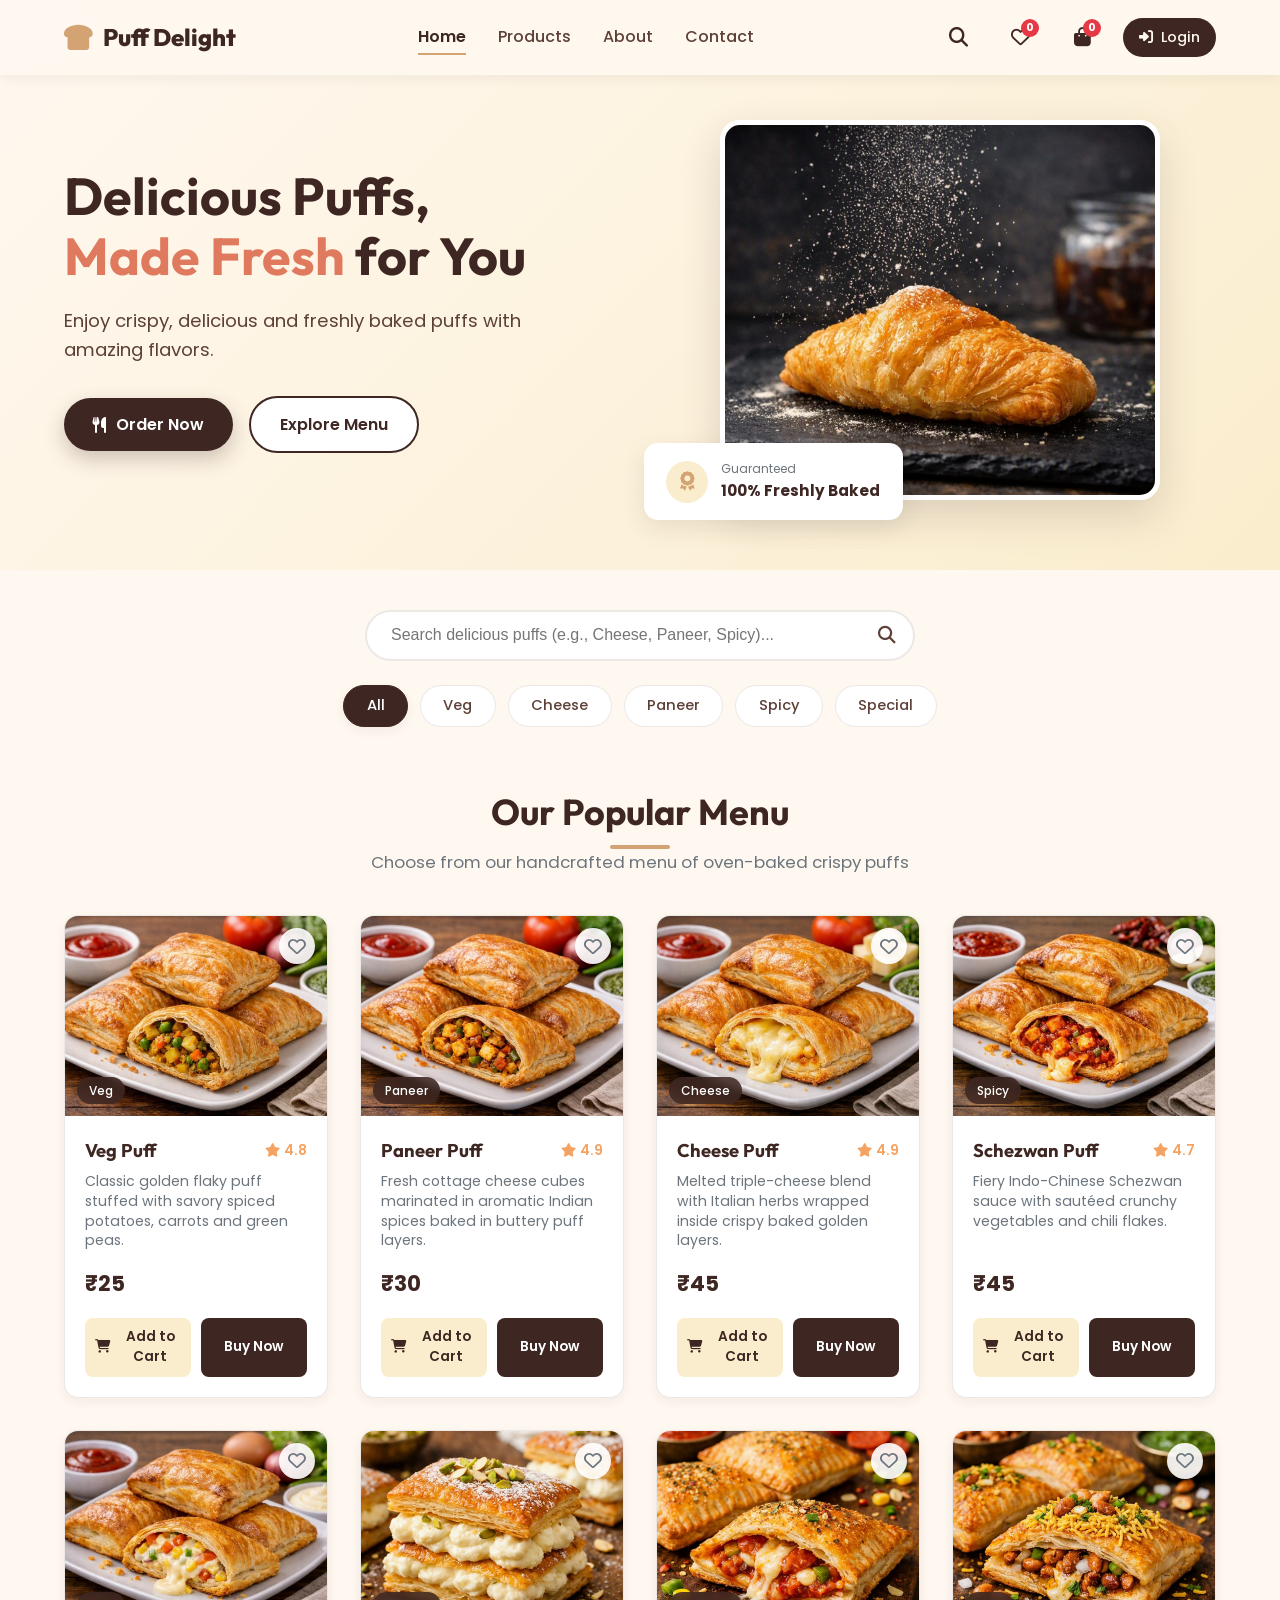
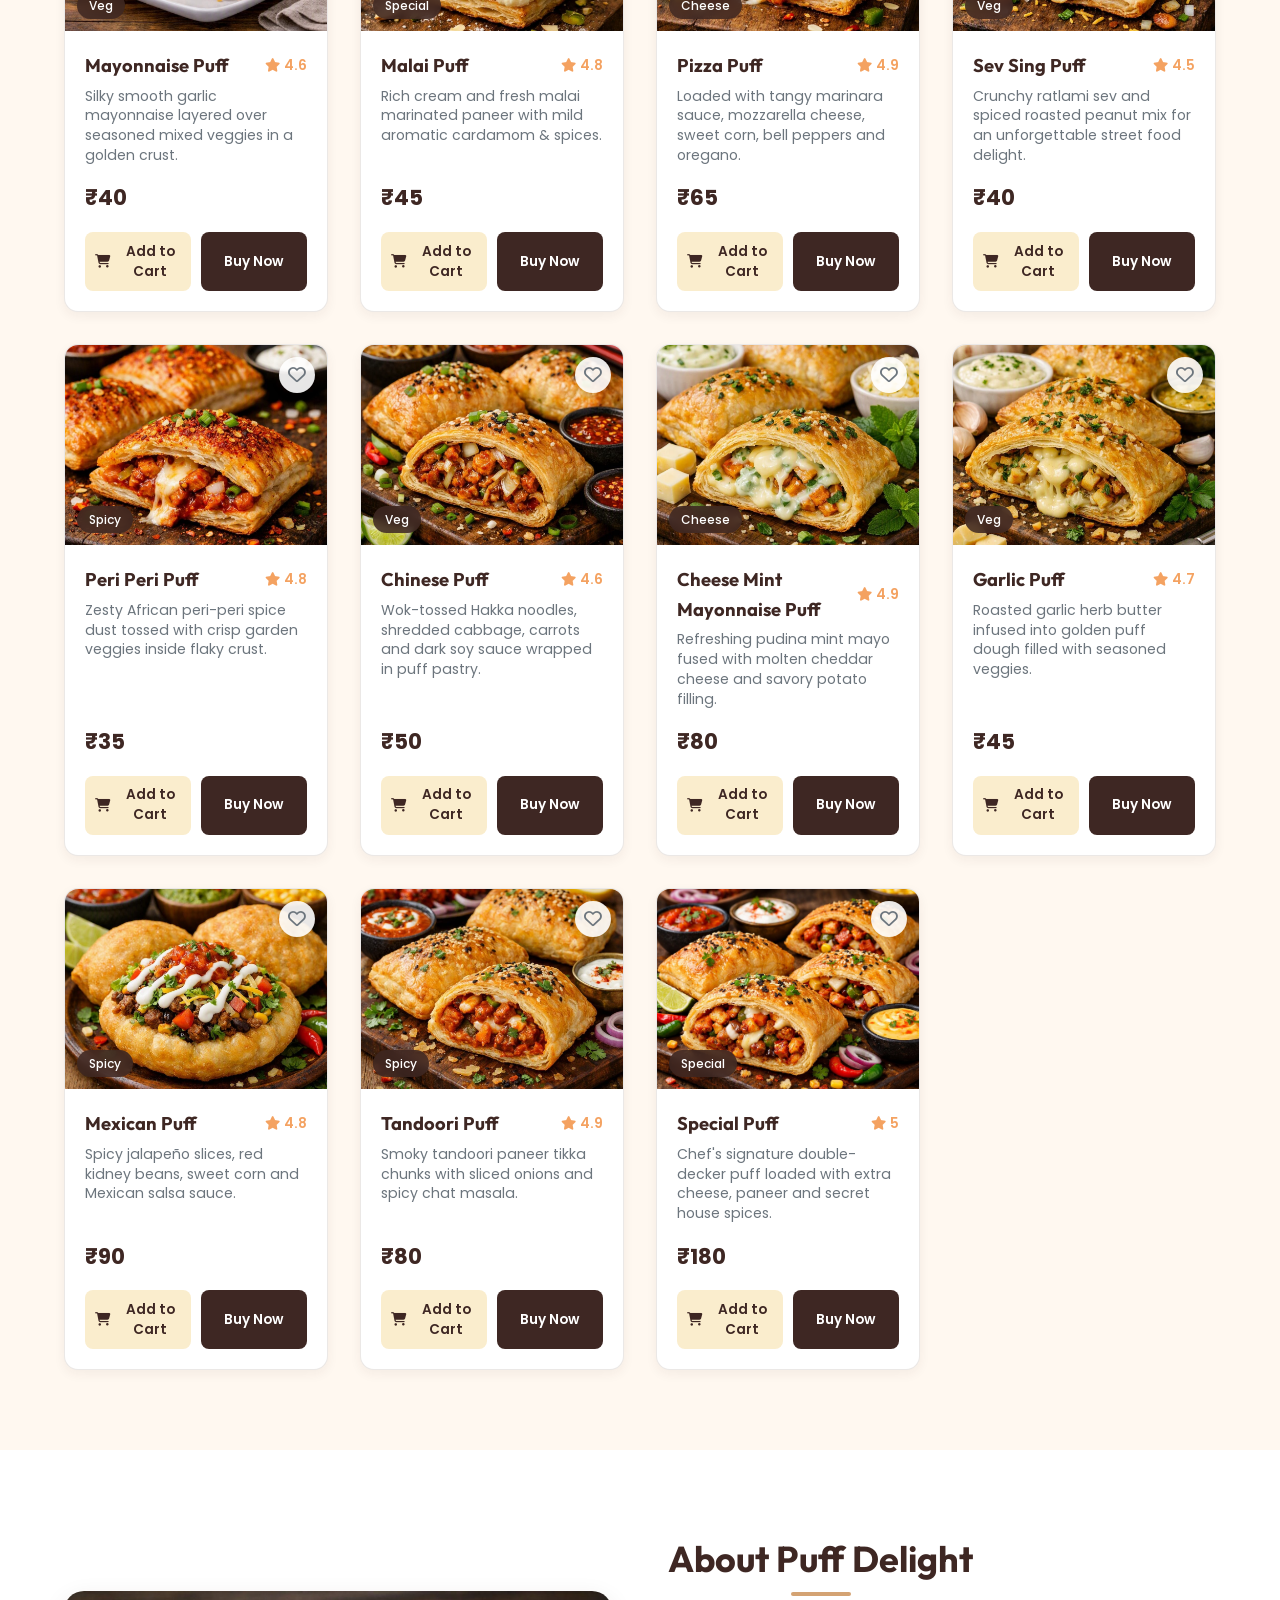
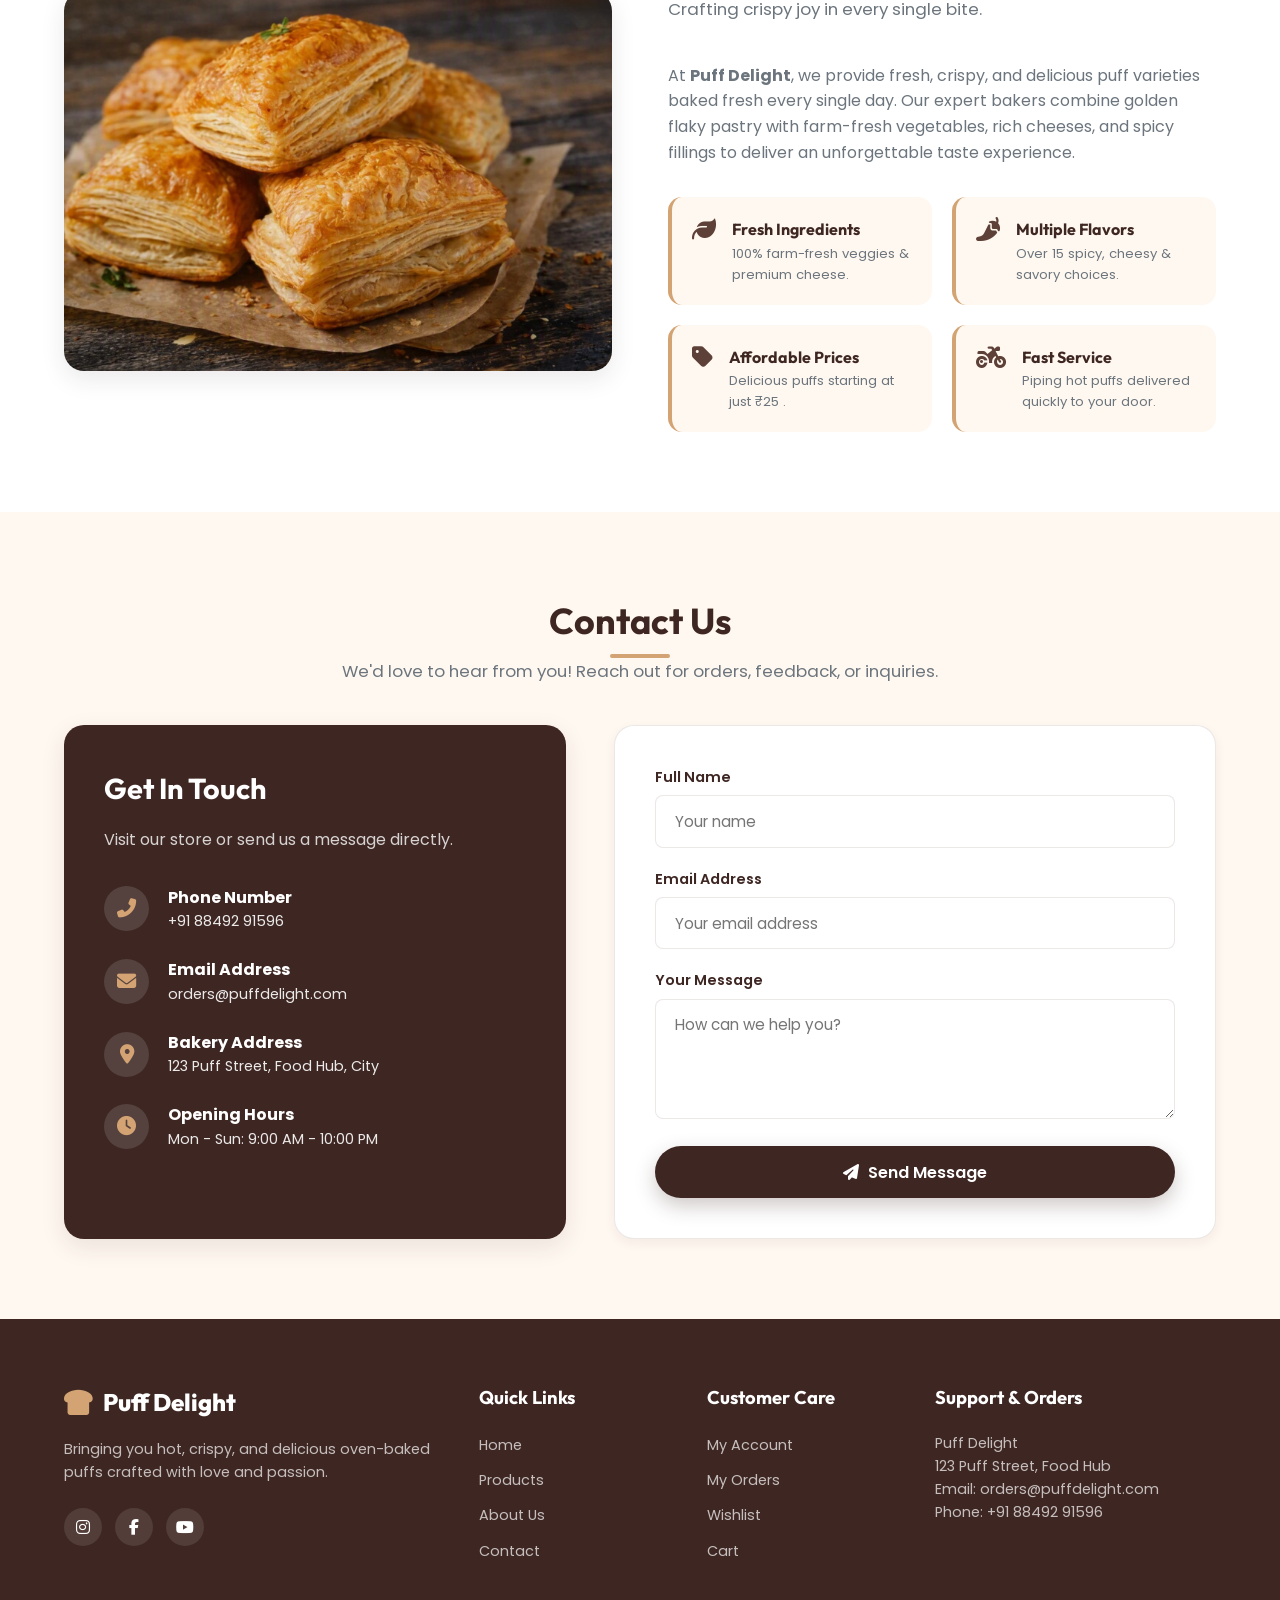
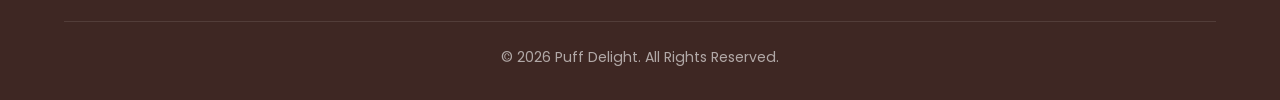
<file: index.html>
<!DOCTYPE html>
<html lang="en">
<head>
  <meta charset="UTF-8">
  <meta name="viewport" content="width=device-width, initial-scale=1.0">
  <title>Puff Delight | Delicious Puffs, Made Fresh for You</title>
  
  <!-- Font Awesome CDN -->
  <link rel="stylesheet" href="https://cdnjs.cloudflare.com/ajax/libs/font-awesome/6.4.0/css/all.min.css">
  
  <!-- Custom Stylesheet -->
  <link rel="stylesheet" href="styles.css">
</head>
<body>

  <!-- Sticky Navbar -->
  <nav class="navbar">
    <div class="container nav-container">
      <a href="index.html" class="brand-logo">
         <i class="fas fa-bread-slice"></i>
        <span>Puff Delight</span>
      </a>

      <ul class="nav-links">
        <li><a href="#home" class="active">Home</a></li>
        <li><a href="#products">Products</a></li>
        <li><a href="#about">About</a></li>
        <li><a href="#contact">Contact</a></li>
      </ul>

      <div class="nav-icons">
        <button class="icon-btn" onclick="focusSearchInput()" title="Search">
          <i class="fas fa-search"></i>
        </button>

        <button class="icon-btn" onclick="openDrawer('wishlist-drawer')" title="Wishlist">
          <i class="far fa-heart"></i>
          <span class="icon-badge" id="wishlist-badge">0</span>
        </button>

        <button class="icon-btn" onclick="openDrawer('cart-drawer')" title="Shopping Cart">
          <i class="fas fa-shopping-bag"></i>
          <span class="icon-badge" id="cart-badge">0</span>
        </button>

        <a href="login.html" class="user-nav-btn" id="user-nav-btn">
          <i class="fas fa-sign-in-alt"></i>
          <span>Login</span>
        </a>

        <button class="hamburger-btn" onclick="toggleMobileMenu()" aria-label="Toggle Navigation">
          <i class="fas fa-bars"></i>
        </button>
      </div>
    </div>
  </nav>

  <!-- Hero Section -->
  <section class="hero-section" id="home">
    <div class="container hero-grid">
      <div class="hero-content">
        <h1>Delicious Puffs, <span>Made Fresh</span> for You</h1>
        <p>Enjoy crispy, delicious and freshly baked puffs with amazing flavors.</p>
        <div class="hero-buttons">
          <a href="#products" class="btn btn-primary">
            <i class="fas fa-utensils"></i> Order Now
          </a>
          <a href="#products" class="btn btn-secondary">
            Explore Menu
          </a>
        </div>
      </div>

      <div class="hero-image-wrapper">
        <div class="hero-image-card">
          <img src="puff.jpeg" alt="Crispy Fresh Puff Deligh">
        </div>
        <div class="hero-floating-badge">
          <div class="badge-icon">
            <i class="fas fa-award"></i>
          </div>
          <div class="badge-text">
            <span>Guaranteed</span>
            <strong>100% Freshly Baked</strong>
          </div>
        </div>
      </div>
    </div>
  </section>

  <!-- Search & Category Filters -->
  <section class="controls-section">
    <div class="container controls-wrapper">
      <div class="search-container">
        <input type="text" id="search-input" class="search-input-box" placeholder="Search delicious puffs (e.g., Cheese, Paneer, Spicy)...">
        <i class="fas fa-search search-icon-inside"></i>
      </div>

      <div class="category-filters">
        <button class="filter-btn active" onclick="setCategory('All', this)">All</button>
        <button class="filter-btn" onclick="setCategory('Veg', this)">Veg</button>
        <button class="filter-btn" onclick="setCategory('Cheese', this)">Cheese</button>
        <button class="filter-btn" onclick="setCategory('Paneer', this)">Paneer</button>
        <button class="filter-btn" onclick="setCategory('Spicy', this)">Spicy</button>
        <button class="filter-btn" onclick="setCategory('Special', this)">Special</button>
      </div>
    </div>
  </section>

  <!-- Products Section -->
  <section class="products-section" id="products">
    <div class="container">
      <div class="section-title">
        <h2>Our Popular Menu</h2>
        <p>Choose from our handcrafted menu of oven-baked crispy puffs</p>
      </div>

      <div class="product-grid" id="products-grid-container">
        <!-- Dynamically rendered by script.js -->
      </div>
    </div>
  </section>

  <!-- About Section -->
  <section class="about-section" id="about">
    <div class="container about-grid">
      <div class="about-image">
        <img src="puffdelight.jpeg" alt="Bakery Fresh Puffs">
      </div>
      <div class="about-content">
        <div class="section-title" style="text-align: left;">
          <h2>About Puff Delight</h2>
          <p style="margin-left: 0;">Crafting crispy joy in every single bite.</p>
        </div>
        <p style="color: var(--text-muted); margin-bottom: 1.5rem;">
          At <strong>Puff Delight</strong>, we provide fresh, crispy, and delicious puff varieties baked fresh every single day. Our expert bakers combine golden flaky pastry with farm-fresh vegetables, rich cheeses, and spicy fillings to deliver an unforgettable taste experience.
        </p>

        <div class="about-features">
          <div class="feature-box">
            <i class="fas fa-leaf feature-icon"></i>
            <div class="feature-info">
              <h4>Fresh Ingredients</h4>
              <p>100% farm-fresh veggies & premium cheese.</p>
            </div>
          </div>
          <div class="feature-box">
            <i class="fas fa-pepper-hot feature-icon"></i>
            <div class="feature-info">
              <h4>Multiple Flavors</h4>
              <p>Over 15 spicy, cheesy & savory choices.</p>
            </div>
          </div>
          <div class="feature-box">
            <i class="fas fa-tag feature-icon"></i>
            <div class="feature-info">
              <h4>Affordable Prices</h4>
              <p>Delicious puffs starting at just ₹25 .</p>
            </div>
          </div>
          <div class="feature-box">
            <i class="fas fa-motorcycle feature-icon"></i>
            <div class="feature-info">
              <h4>Fast Service</h4>
              <p>Piping hot puffs delivered quickly to your door.</p>
            </div>
          </div>
        </div>
      </div>
    </div>
  </section>

  <!-- Contact Section -->
  <section class="contact-section" id="contact">
    <div class="container">
      <div class="section-title">
        <h2>Contact Us</h2>
        <p>We'd love to hear from you! Reach out for orders, feedback, or inquiries.</p>
      </div>

      <div class="contact-grid">
        <div class="contact-info-card">
          <h3>Get In Touch</h3>
          <p>Visit our store or send us a message directly.</p>

          <div class="info-item">
            <i class="fas fa-phone-alt"></i>
            <div>
              <strong>Phone Number</strong>
              <div style="font-size: 0.9rem; opacity: 0.9;">+91 88492 91596</div>
            </div>
          </div>

          <div class="info-item">
            <i class="fas fa-envelope"></i>
            <div>
              <strong>Email Address</strong>
              <div style="font-size: 0.9rem; opacity: 0.9;">orders@puffdelight.com</div>
            </div>
          </div>

          <div class="info-item">
            <i class="fas fa-map-marker-alt"></i>
            <div>
              <strong>Bakery Address</strong>
              <div style="font-size: 0.9rem; opacity: 0.9;">123 Puff Street, Food Hub, City</div>
            </div>
          </div>

          <div class="info-item">
            <i class="fas fa-clock"></i>
            <div>
              <strong>Opening Hours</strong>
              <div style="font-size: 0.9rem; opacity: 0.9;">Mon - Sun: 9:00 AM - 10:00 PM</div>
            </div>
          </div>
        </div>

        <div class="contact-form-card">
          <form onsubmit="handleContactForm(event)">
            <div class="form-group">
              <label for="contact-name">Full Name</label>
              <input type="text" id="contact-name" class="form-control" placeholder="Your name" required>
            </div>

            <div class="form-group">
              <label for="contact-email">Email Address</label>
              <input type="email" id="contact-email" class="form-control" placeholder="Your email address" required>
            </div>

            <div class="form-group">
              <label for="contact-message">Your Message</label>
              <textarea id="contact-message" class="form-control" placeholder="How can we help you?" required></textarea>
            </div>

            <button type="submit" class="btn btn-primary" style="width: 100%;">
              <i class="fas fa-paper-plane"></i> Send Message
            </button>
          </form>
        </div>
      </div>
    </div>
  </section>

  <!-- Footer -->
  <footer class="footer">
    <div class="container">
      <div class="footer-grid">
        <div class="footer-brand">
          <a href="index.html" class="brand-logo">
            <i class="fas fa-bread-slice"></i>
            <span>Puff Delight</span>
          </a>
          <p>Bringing you hot, crispy, and delicious oven-baked puffs crafted with love and passion.</p>
          <div class="social-links">
            <a href="javascript:void(0)" onclick="showToast('Follow us on Instagram! 📸', 'info')" class="social-icon" title="Instagram"><i class="fab fa-instagram"></i></a>
            <a href="javascript:void(0)" onclick="showToast('Follow us on Facebook! 👍', 'info')" class="social-icon" title="Facebook"><i class="fab fa-facebook-f"></i></a>
            <a href="javascript:void(0)" onclick="showToast('Subscribe to our YouTube! 📹', 'info')" class="social-icon" title="YouTube"><i class="fab fa-youtube"></i></a>
          </div>
        </div>

        <div>
          <h4 class="footer-title">Quick Links</h4>
          <ul class="footer-links">
            <li><a href="#home">Home</a></li>
            <li><a href="#products">Products</a></li>
            <li><a href="#about">About Us</a></li>
            <li><a href="#contact">Contact</a></li>
          </ul>
        </div>

        <div>
          <h4 class="footer-title">Customer Care</h4>
          <ul class="footer-links">
            <li><a href="account.html">My Account</a></li>
            <li><a href="account.html">My Orders</a></li>
            <li><a href="javascript:void(0)" onclick="openDrawer('wishlist-drawer')">Wishlist</a></li>
            <li><a href="javascript:void(0)" onclick="openDrawer('cart-drawer')"> Cart</a></li>
          </ul>
        </div>

        <div>
          <h4 class="footer-title">Support & Orders</h4>
          <p style="font-size: 0.9rem; color: rgba(255,255,255,0.7); line-height: 1.6;">
            Puff Delight <br>
            123 Puff Street, Food Hub<br>
            Email: orders@puffdelight.com<br>
            Phone: +91 88492 91596
          </p>
        </div>
      </div>

      <div class="footer-bottom">
        <p>&copy; 2026 Puff Delight. All Rights Reserved.</p>
      </div>
    </div>
  </footer>

  <!-- Cart Drawer -->
  <div class="drawer-overlay" id="cart-drawer" onclick="if(event.target === this) closeDrawer('cart-drawer')">
    <div class="drawer-panel">
      <div class="drawer-header">
        <h3><i class="fas fa-shopping-basket"></i> Your Cart</h3>
        <button class="close-drawer-btn" onclick="closeDrawer('cart-drawer')">
          <i class="fas fa-times"></i>
        </button>
      </div>

      <div class="drawer-body" id="cart-drawer-body">
        <!-- Rendered by script.js -->
      </div>

      <div class="drawer-footer">
        <div class="summary-row">
          <span>Subtotal</span>
          <span id="cart-subtotal">₹0</span>
        </div>
        <div class="summary-row total-row">
          <span>Total</span>
          <span id="cart-total">₹0</span>
        </div>
        <div style="display: flex; gap: 0.8rem; margin-top: 1rem;">
          <button class="btn btn-secondary" style="flex: 1; font-size: 0.88rem;" onclick="closeDrawer('cart-drawer')">
            Continue
          </button>
          <button class="btn btn-primary" style="flex: 1; font-size: 0.88rem;" onclick="proceedToCheckout()">
            Checkout
          </button>
        </div>
      </div>
    </div>
  </div>

  <!-- Wishlist Drawer -->
  <div class="drawer-overlay" id="wishlist-drawer" onclick="if(event.target === this) closeDrawer('wishlist-drawer')">
    <div class="drawer-panel">
      <div class="drawer-header">
        <h3><i class="fas fa-heart" style="color: var(--accent-crimson);"></i> Your Wishlist</h3>
        <button class="close-drawer-btn" onclick="closeDrawer('wishlist-drawer')">
          <i class="fas fa-times"></i>
        </button>
      </div>

      <div class="drawer-body" id="wishlist-drawer-body">
        <!-- Rendered by script.js -->
      </div>
    </div>
  </div>

  <!-- Checkout Modal -->
  <div class="modal-backdrop" id="checkout-modal" onclick="if(event.target === this) closeModal('checkout-modal')">
    <div class="modal-box">
      <div class="modal-header">
        <h3><i class="fas fa-truck-loading"></i> Complete Your Order</h3>
        <button class="close-drawer-btn" onclick="closeModal('checkout-modal')">
          <i class="fas fa-times"></i>
        </button>
      </div>

      <div class="modal-body">
        <form id="checkout-form" onsubmit="placeOrder(event)" class="checkout-grid">
          <div>
            <h4 style="margin-bottom: 1rem; color: var(--primary-dark);">Customer Details</h4>
            <div class="form-group">
              <label for="checkout-name">Full Name *</label>
              <input type="text" id="checkout-name" class="form-control" placeholder="Enter your full name" required>
            </div>

            <div style="display: grid; grid-template-columns: 1fr 1fr; gap: 1rem;">
              <div class="form-group">
                <label for="checkout-email">Email *</label>
                <input type="email" id="checkout-email" class="form-control" placeholder="name@email.com" required>
              </div>
              <div class="form-group">
                <label for="checkout-phone">Phone Number *</label>
                <input type="tel" id="checkout-phone" class="form-control" placeholder="10-digit mobile number" required>
              </div>
            </div>

            <div class="form-group">
              <label for="checkout-address">Delivery Address *</label>
              <input type="text" id="checkout-address" class="form-control" placeholder="Street address, house no, landmark" required>
            </div>

            <div style="display: grid; grid-template-columns: 1fr 1fr; gap: 1rem;">
              <div class="form-group">
                <label for="checkout-city">City *</label>
                <input type="text" id="checkout-city" class="form-control" placeholder="City" required>
              </div>
              <div class="form-group">
                <label for="checkout-pincode">Pincode *</label>
                <input type="text" id="checkout-pincode" class="form-control" placeholder="Pincode" required>
              </div>
            </div>
          </div>

          <div>
            <h4 style="margin-bottom: 0.8rem; color: var(--primary-dark);">Order Summary</h4>
            <div id="checkout-order-summary" style="background: var(--bg-cream-light); padding: 1rem; border-radius: var(--radius-md); max-height: 150px; overflow-y: auto; margin-bottom: 1rem;">
              <!-- Rendered dynamically -->
            </div>

            <div class="summary-row total-row" style="margin-bottom: 1.5rem;">
              <span>Grand Total</span>
              <span id="checkout-grand-total">₹0</span>
            </div>

            <h4 style="margin-bottom: 0.6rem; color: var(--primary-dark);">Payment Option</h4>
            <div class="payment-options-group">
              <label class="payment-option-card selected" onclick="selectPaymentOption(this)">
                <input type="radio" name="payment-method" value="COD" checked>
                <i class="fas fa-money-bill-wave" style="color: #2E7D32;"></i>
                <strong>Cash on Delivery</strong>
              </label>
              <label class="payment-option-card" onclick="selectPaymentOption(this)">
                <input type="radio" name="payment-method" value="ONLINE">
                <i class="fas fa-credit-card" style="color: var(--accent-warm);"></i>
                <strong>Online Payment (UPI)</strong>
              </label>
            </div>
          </div>

          <button type="submit" class="btn btn-primary" style="width: 100%; padding: 1rem; font-size: 1.05rem;">
            <i class="fas fa-check-circle"></i> Place Order Now
          </button>
        </form>
      </div>
    </div>
  </div>

  <!-- Order Confirmation Modal -->
  <div class="modal-backdrop" id="order-confirmation-modal" onclick="if(event.target === this) closeModal('order-confirmation-modal')">
    <div class="modal-box">
      <div class="modal-body confirmation-card">
        <div class="confirmation-icon">
          <i class="fas fa-check"></i>
        </div>
        <h2>🎉 Order Placed Successfully!</h2>
        <p style="color: var(--text-muted); margin-top: 0.4rem;">Thank you for ordering with Puff Delight. Your crispy hot puffs are being prepared!</p>
        
        <div class="order-badge-pill" id="conf-order-id">#PD1001</div>

        <div style="background: var(--bg-cream-light); padding: 1rem; border-radius: var(--radius-md); margin: 1.2rem 0;">
          <div class="summary-row">
            <span>Total Amount Paid / Payable</span>
            <strong id="conf-order-total" style="color: var(--primary-dark); font-size: 1.1rem;">₹0</strong>
          </div>
          <div class="summary-row" style="margin-top: 0.4rem; color: var(--accent-green); font-weight: 500;">
            <span><i class="fas fa-clock"></i> Estimated Delivery</span>
            <span>20 - 30 Mins</span>
          </div>
        </div>

        <div style="display: flex; gap: 1rem; justify-content: center; margin-top: 1.5rem;">
          <a href="account.html" class="btn btn-primary">
            <i class="fas fa-receipt"></i> View Order History
          </a>
          <button class="btn btn-secondary" onclick="closeModal('order-confirmation-modal')">
            Continue 
          </button>
        </div>
      </div>
    </div>
  </div>

  <!-- Main JavaScript File -->
  <script src="script.js"></script>
</body>
</html>
</file>
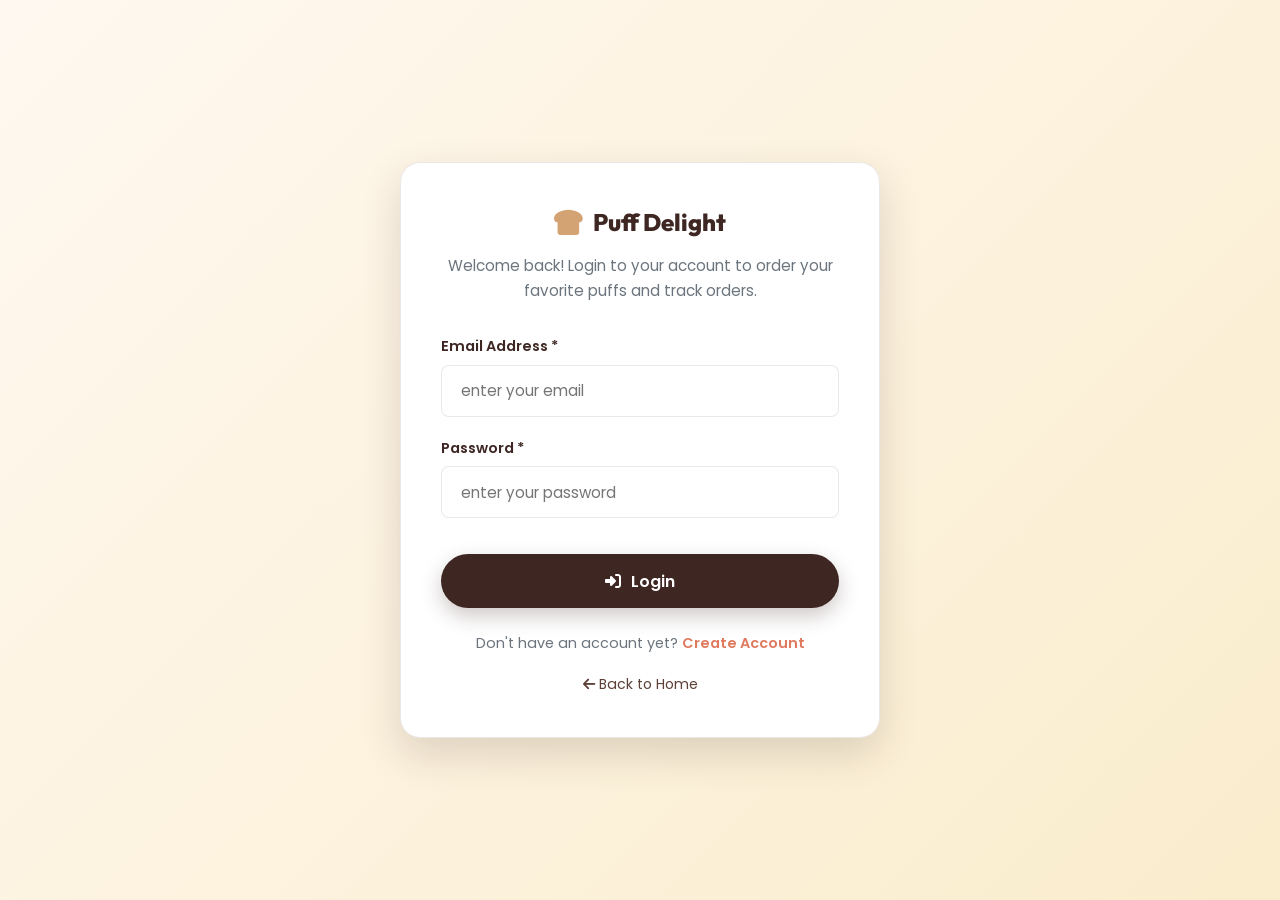
<file: account.html>
<!DOCTYPE html>
<html lang="en">
<head>
  <meta charset="UTF-8">
  <meta name="viewport" content="width=device-width, initial-scale=1.0">
  <title>My Account | Puff Delight</title>
  
  <!-- Font Awesome CDN -->
  <link rel="stylesheet" href="https://cdnjs.cloudflare.com/ajax/libs/font-awesome/6.4.0/css/all.min.css">
  
  <!-- Custom Stylesheet -->
  <link rel="stylesheet" href="styles.css">
</head>
<body>

  <!-- Sticky Navbar -->
  <nav class="navbar">
    <div class="container nav-container">
      <a href="index.html" class="brand-logo">
        <i class="fas fa-bread-slice"></i>
        <span>Puff Delight</span>
      </a>

      <ul class="nav-links">
        <li><a href="index.html#home">Home</a></li>
        <li><a href="index.html#products">Products</a></li>
        <li><a href="index.html#about">About</a></li>
        <li><a href="index.html#contact">Contact</a></li>
      </ul>

      <div class="nav-icons">
        <a href="index.html#products" class="icon-btn" title="Search">
          <i class="fas fa-search"></i>
        </a>

        <button class="icon-btn" onclick="openDrawer('wishlist-drawer')" title="Wishlist">
          <i class="far fa-heart"></i>
          <span class="icon-badge" id="wishlist-badge">0</span>
        </button>

        <button class="icon-btn" onclick="openDrawer('cart-drawer')" title="Shopping Cart">
          <i class="fas fa-shopping-bag"></i>
          <span class="icon-badge" id="cart-badge">0</span>
        </button>

        <a href="account.html" class="user-nav-btn" id="user-nav-btn">
          <i class="fas fa-user-circle"></i>
          <span>Account</span>
        </a>

        <button class="hamburger-btn" onclick="toggleMobileMenu()" aria-label="Toggle Navigation">
          <i class="fas fa-bars"></i>
        </button>
      </div>
    </div>
  </nav>

  <!-- User Account Dashboard -->
  <section class="dashboard-section">
    <div class="container account-grid">
      
      <!-- Sidebar Profile & Menu -->
      <aside class="account-sidebar">
        <div class="user-profile-header">
          <div class="avatar-circle" id="profile-avatar">U</div>
          <h3 id="profile-user-name">User Name</h3>
          <p id="profile-user-email">user@example.com</p>
          <p id="profile-user-phone" style="font-size: 0.8rem; color: var(--text-muted); margin-top: 0.2rem;"></p>
        </div>

        <nav class="dash-menu">
          <button class="dash-menu-item active">
            <i class="fas fa-receipt"></i> My Orders
          </button>
          <button class="dash-menu-item" onclick="openDrawer('wishlist-drawer')">
            <i class="far fa-heart"></i> Wishlist
          </button>
          <button class="dash-menu-item" onclick="openDrawer('cart-drawer')">
            <i class="fas fa-shopping-basket"></i> Cart
          </button>
          <button class="dash-menu-item logout-item" onclick="handleLogout()">
            <i class="fas fa-sign-out-alt"></i> Logout
          </button>
        </nav>
      </aside>

      <!-- Account Main Content Panel -->
      <main class="account-content-card">
        <div style="display: flex; align-items: center; justify-content: space-between; margin-bottom: 1.5rem; border-bottom: 2px solid var(--bg-cream-warm); padding-bottom: 1rem;">
          <h2><i class="fas fa-history" style="color: var(--accent-gold);"></i> My Order History</h2>
          <a href="index.html#products" class="btn btn-secondary" style="font-size: 0.88rem; padding: 0.5rem 1.2rem;">
            <i class="fas fa-plus"></i> New Order
          </a>
        </div>

        <div id="account-orders-list">
          <!-- Rendered dynamically by script.js -->
        </div>
      </main>

    </div>
  </section>

  <!-- Footer -->
  <footer class="footer">
    <div class="container">
      <div class="footer-grid">
        <div class="footer-brand">
          <a href="index.html" class="brand-logo">
            <i class="fas fa-bread-slice"></i>
            <span>Puff Delight</span>
          </a>
          <p>Bringing you hot, crispy, and delicious oven-baked puffs crafted with love and passion.</p>
          <div class="social-links">
            <a href="javascript:void(0)" onclick="showToast('Follow us on Instagram! 📸', 'info')" class="social-icon" title="Instagram"><i class="fab fa-instagram"></i></a>
            <a href="javascript:void(0)" onclick="showToast('Follow us on Facebook! 👍', 'info')" class="social-icon" title="Facebook"><i class="fab fa-facebook-f"></i></a>
            <a href="javascript:void(0)" onclick="showToast('Subscribe to our YouTube! 📹', 'info')" class="social-icon" title="YouTube"><i class="fab fa-youtube"></i></a>
          </div>
        </div>

        <div>
          <h4 class="footer-title">Quick Links</h4>
          <ul class="footer-links">
            <li><a href="index.html#home">Home</a></li>
            <li><a href="index.html#products">Products</a></li>
            <li><a href="index.html#about">About Us</a></li>
            <li><a href="index.html#contact">Contact</a></li>
          </ul>
        </div>

        <div>
          <h4 class="footer-title">Customer Care</h4>
          <ul class="footer-links">
            <li><a href="account.html">My Account</a></li>
            <li><a href="account.html">My Orders</a></li>
            <li><a href="javascript:void(0)" onclick="openDrawer('wishlist-drawer')">Wishlist</a></li>
            <li><a href="javascript:void(0)" onclick="openDrawer('cart-drawer')">Shopping Cart</a></li>
          </ul>
        </div>

        <div>
          <h4 class="footer-title">Support & Orders</h4>
          <p style="font-size: 0.9rem; color: rgba(255,255,255,0.7); line-height: 1.6;">
            Puff Delight <br>
            123 Puff Street, Food Hub<br>
            Email: orders@puffdelight.com<br>
            Phone: +91 88492 91596
          </p>
        </div>
      </div>

      <div class="footer-bottom">
        <p>&copy; 2026 Puff Delight. All Rights Reserved.</p>
      </div>
    </div>
  </footer>

  <!-- Cart Drawer -->
  <div class="drawer-overlay" id="cart-drawer" onclick="if(event.target === this) closeDrawer('cart-drawer')">
    <div class="drawer-panel">
      <div class="drawer-header">
        <h3><i class="fas fa-shopping-basket"></i> Your Shopping Cart</h3>
        <button class="close-drawer-btn" onclick="closeDrawer('cart-drawer')">
          <i class="fas fa-times"></i>
        </button>
      </div>

      <div class="drawer-body" id="cart-drawer-body">
        <!-- Rendered by script.js -->
      </div>

      <div class="drawer-footer">
        <div class="summary-row">
          <span>Subtotal</span>
          <span id="cart-subtotal">₹0</span>
        </div>
        <div class="summary-row total-row">
          <span>Total</span>
          <span id="cart-total">₹0</span>
        </div>
        <div style="display: flex; gap: 0.8rem; margin-top: 1rem;">
          <button class="btn btn-secondary" style="flex: 1; font-size: 0.88rem;" onclick="closeDrawer('cart-drawer')">
            Continue 
          </button>
          <button class="btn btn-primary" style="flex: 1; font-size: 0.88rem;" onclick="proceedToCheckout()">
            Checkout
          </button>
        </div>
      </div>
    </div>
  </div>

  <!-- Wishlist Drawer -->
  <div class="drawer-overlay" id="wishlist-drawer" onclick="if(event.target === this) closeDrawer('wishlist-drawer')">
    <div class="drawer-panel">
      <div class="drawer-header">
        <h3><i class="fas fa-heart" style="color: var(--accent-crimson);"></i> Your Wishlist</h3>
        <button class="close-drawer-btn" onclick="closeDrawer('wishlist-drawer')">
          <i class="fas fa-times"></i>
        </button>
      </div>

      <div class="drawer-body" id="wishlist-drawer-body">
        <!-- Rendered by script.js -->
      </div>
    </div>
  </div>

  <!-- Checkout Modal -->
  <div class="modal-backdrop" id="checkout-modal" onclick="if(event.target === this) closeModal('checkout-modal')">
    <div class="modal-box">
      <div class="modal-header">
        <h3><i class="fas fa-truck-loading"></i> Complete Your Order</h3>
        <button class="close-drawer-btn" onclick="closeModal('checkout-modal')">
          <i class="fas fa-times"></i>
        </button>
      </div>

      <div class="modal-body">
        <form id="checkout-form" onsubmit="placeOrder(event)" class="checkout-grid">
          <div>
            <h4 style="margin-bottom: 1rem; color: var(--primary-dark);">Customer Details</h4>
            <div class="form-group">
              <label for="checkout-name">Full Name *</label>
              <input type="text" id="checkout-name" class="form-control" placeholder="Enter your full name" required>
            </div>

            <div style="display: grid; grid-template-columns: 1fr 1fr; gap: 1rem;">
              <div class="form-group">
                <label for="checkout-email">Email *</label>
                <input type="email" id="checkout-email" class="form-control" placeholder="name@email.com" required>
              </div>
              <div class="form-group">
                <label for="checkout-phone">Phone Number *</label>
                <input type="tel" id="checkout-phone" class="form-control" placeholder="10-digit mobile number" required>
              </div>
            </div>

            <div class="form-group">
              <label for="checkout-address">Delivery Address *</label>
              <input type="text" id="checkout-address" class="form-control" placeholder="Street address, house no, landmark" required>
            </div>

            <div style="display: grid; grid-template-columns: 1fr 1fr; gap: 1rem;">
              <div class="form-group">
                <label for="checkout-city">City *</label>
                <input type="text" id="checkout-city" class="form-control" placeholder="City" required>
              </div>
              <div class="form-group">
                <label for="checkout-pincode">Pincode *</label>
                <input type="text" id="checkout-pincode" class="form-control" placeholder="Pincode" required>
              </div>
            </div>
          </div>

          <div>
            <h4 style="margin-bottom: 0.8rem; color: var(--primary-dark);">Order Summary</h4>
            <div id="checkout-order-summary" style="background: var(--bg-cream-light); padding: 1rem; border-radius: var(--radius-md); max-height: 150px; overflow-y: auto; margin-bottom: 1rem;">
              <!-- Rendered dynamically -->
            </div>

            <div class="summary-row total-row" style="margin-bottom: 1.5rem;">
              <span>Grand Total</span>
              <span id="checkout-grand-total">₹0</span>
            </div>

            <h4 style="margin-bottom: 0.6rem; color: var(--primary-dark);">Payment Option</h4>
            <div class="payment-options-group">
              <label class="payment-option-card selected" onclick="selectPaymentOption(this)">
                <input type="radio" name="payment-method" value="COD" checked>
                <i class="fas fa-money-bill-wave" style="color: #2E7D32;"></i>
                <strong>Cash on Delivery</strong>
              </label>
              <label class="payment-option-card" onclick="selectPaymentOption(this)">
                <input type="radio" name="payment-method" value="ONLINE">
                <i class="fas fa-credit-card" style="color: var(--accent-warm);"></i>
                <strong>Online Payment (UPI)</strong>
              </label>
            </div>
          </div>

          <button type="submit" class="btn btn-primary" style="width: 100%; padding: 1rem; font-size: 1.05rem;">
            <i class="fas fa-check-circle"></i> Place Order Now
          </button>
        </form>
      </div>
    </div>
  </div>

  <!-- Order Confirmation Modal -->
  <div class="modal-backdrop" id="order-confirmation-modal" onclick="if(event.target === this) closeModal('order-confirmation-modal')">
    <div class="modal-box">
      <div class="modal-body confirmation-card">
        <div class="confirmation-icon">
          <i class="fas fa-check"></i>
        </div>
        <h2>🎉 Order Placed Successfully!</h2>
        <p style="color: var(--text-muted); margin-top: 0.4rem;">Thank you for ordering with Puff Delight. Your crispy hot puffs are being prepared!</p>
        
        <div class="order-badge-pill" id="conf-order-id">#PD1001</div>

        <div style="background: var(--bg-cream-light); padding: 1rem; border-radius: var(--radius-md); margin: 1.2rem 0;">
          <div class="summary-row">
            <span>Total Amount Paid / Payable</span>
            <strong id="conf-order-total" style="color: var(--primary-dark); font-size: 1.1rem;">₹0</strong>
          </div>
          <div class="summary-row" style="margin-top: 0.4rem; color: var(--accent-green); font-weight: 500;">
            <span><i class="fas fa-clock"></i> Estimated Delivery</span>
            <span>20 - 30 Mins</span>
          </div>
        </div>

        <div style="display: flex; gap: 1rem; justify-content: center; margin-top: 1.5rem;">
          <button class="btn btn-primary" onclick="closeModal('order-confirmation-modal'); renderAccountOrders();">
            <i class="fas fa-receipt"></i> View Order History
          </button>
          <a href="index.html#products" class="btn btn-secondary">
            Continue Shopping
          </a>
        </div>
      </div>
    </div>
  </div>

  <script src="script.js"></script>
</body>
</html>
</file>
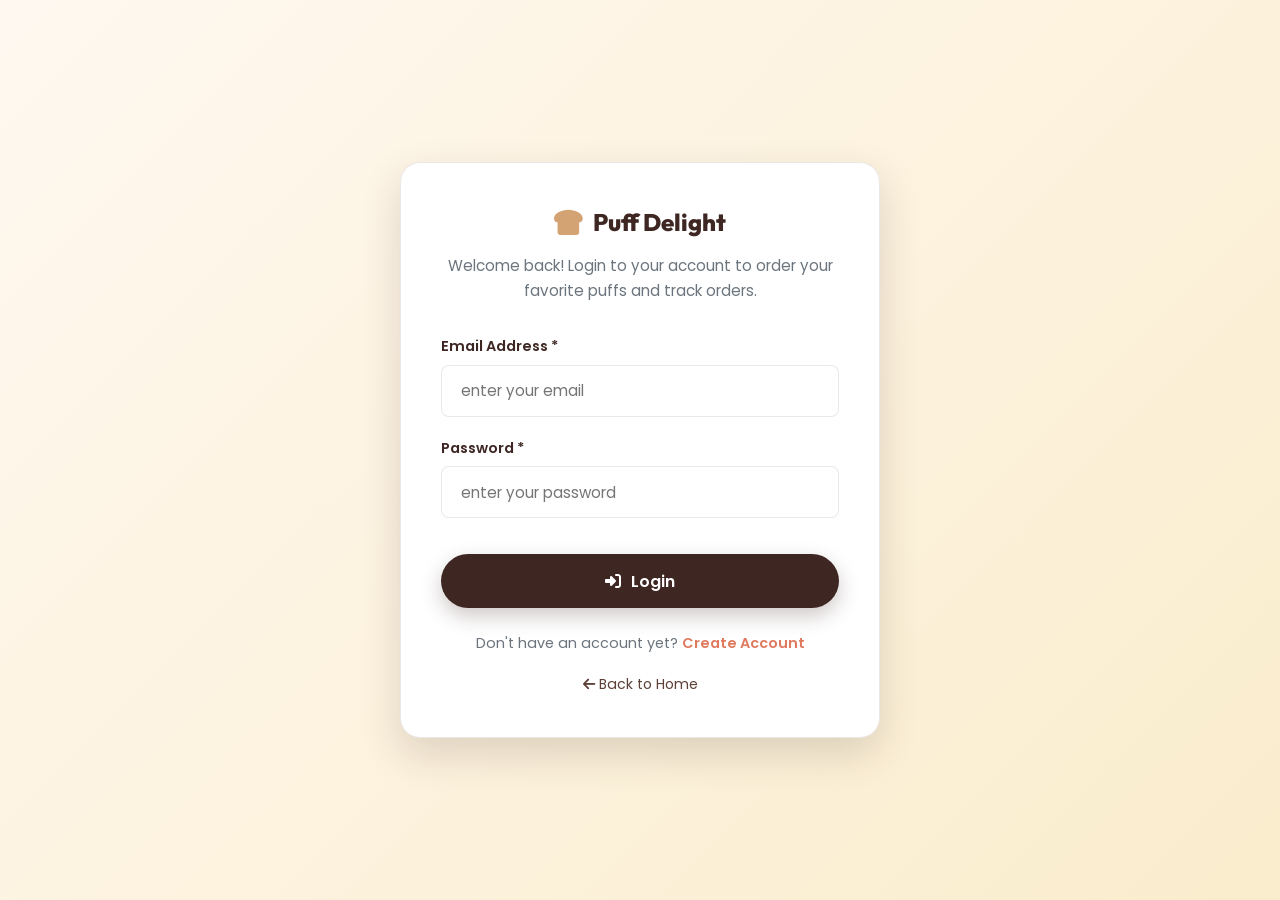
<file: login.html>
<!DOCTYPE html>
<html lang="en">
<head>
  <meta charset="UTF-8">
  <meta name="viewport" content="width=device-width, initial-scale=1.0">
  <title>Login | Puff Delight</title>
  
  <!-- Font Awesome CDN -->
  <link rel="stylesheet" href="https://cdnjs.cloudflare.com/ajax/libs/font-awesome/6.4.0/css/all.min.css">
  
  <!-- Custom Stylesheet -->
  <link rel="stylesheet" href="styles.css">
</head>
<body class="auth-page-body">

  <div class="auth-wrapper">
    <div class="auth-card">
      <div class="auth-header">
        <a href="index.html" class="brand-logo">
          <i class="fas fa-bread-slice"></i>
          <span>Puff Delight</span>
        </a>
        <p>Welcome back! Login to your account to order your favorite puffs and track orders.</p>
      </div>

      <form onsubmit="handleLogin(event)">
        <div class="form-group">
          <label for="login-email">Email Address *</label>
          <input type="email" id="login-email" class="form-control" placeholder="enter your email" required autocomplete="email">
        </div>

        <div class="form-group">
          <label for="login-password">Password *</label>
          <input type="password" id="login-password" class="form-control" placeholder="enter your password" required autocomplete="current-password">
        </div>

        <button type="submit" class="btn btn-primary" style="width: 100%; margin-top: 1rem; padding: 0.9rem;">
          <i class="fas fa-sign-in-alt"></i> Login
        </button>
      </form>

      <div class="auth-footer-text">
        Don't have an account yet? <a href="register.html">Create Account</a>
      </div>
      <div style="text-align: center; margin-top: 1rem;">
        <a href="index.html" style="font-size: 0.88rem; color: var(--primary-brown);"><i class="fas fa-arrow-left"></i> Back to Home</a>
      </div>
    </div>
  </div>

  <script src="script.js"></script>
</body>
</html>
</file>
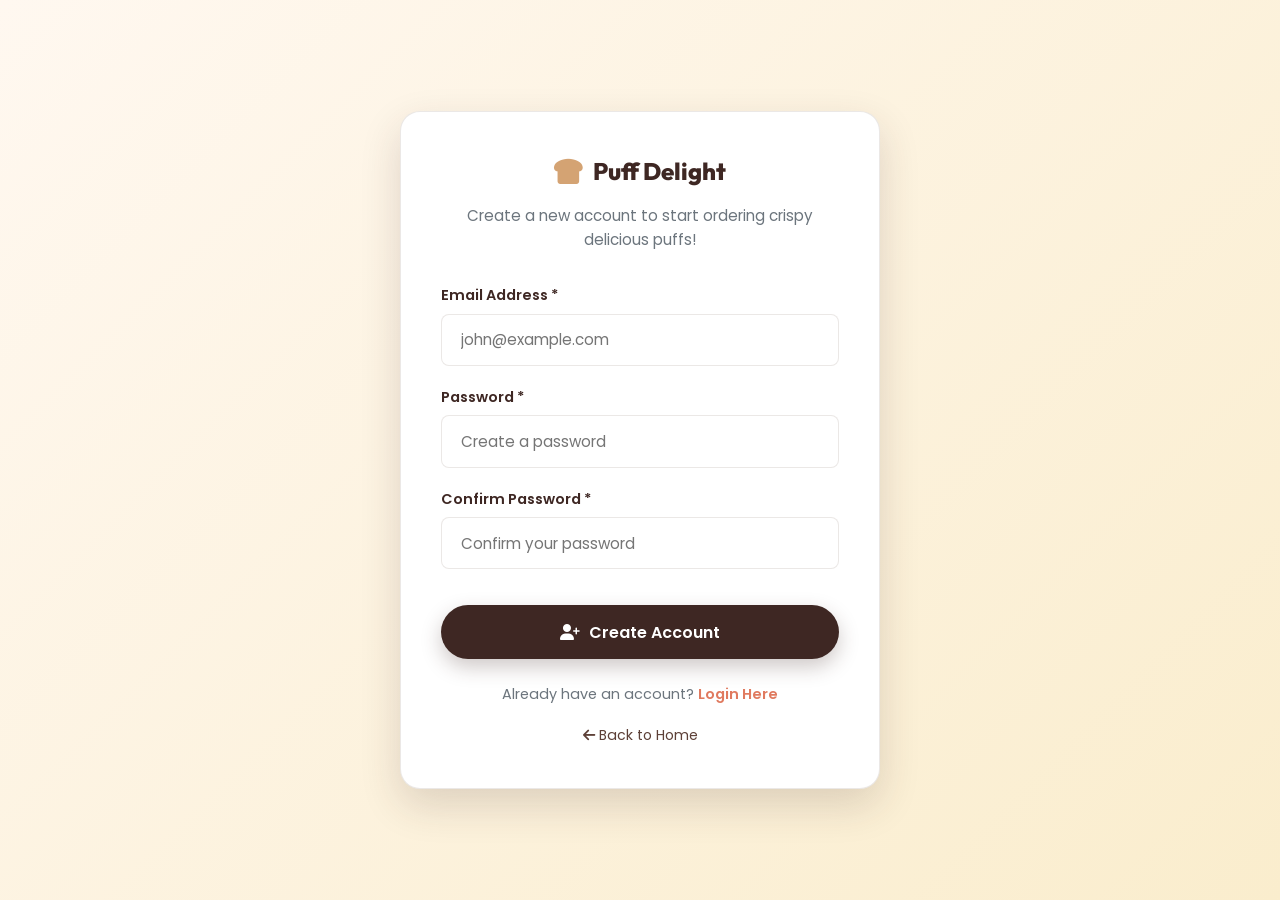
<file: register.html>
<!DOCTYPE html>
<html lang="en">
<head>
  <meta charset="UTF-8">
  <meta name="viewport" content="width=device-width, initial-scale=1.0">
  <title>Create Account | Puff Delight</title>
  
  <!-- Font Awesome CDN -->
  <link rel="stylesheet" href="https://cdnjs.cloudflare.com/ajax/libs/font-awesome/6.4.0/css/all.min.css">
  
  <!-- Custom Stylesheet -->
  <link rel="stylesheet" href="styles.css">
</head>
<body class="auth-page-body">

  <div class="auth-wrapper">
    <div class="auth-card">
      <div class="auth-header">
        <a href="index.html" class="brand-logo">
          <i class="fas fa-bread-slice"></i>
          <span>Puff Delight</span>
        </a>
        <p>Create a new account to start ordering crispy delicious puffs!</p>
      </div>

      <form onsubmit="handleRegister(event)">
        <div class="form-group">
          <label for="reg-email">Email Address *</label>
          <input type="email" id="reg-email" class="form-control" placeholder="john@example.com" required autocomplete="email">
        </div>
        
        <div class="form-group">
          <label for="reg-password">Password *</label>
          <input type="password" id="reg-password" class="form-control" placeholder="Create a password" required minlength="4">
        </div>

        <div class="form-group">
          <label for="reg-confirm-password">Confirm Password *</label>
          <input type="password" id="reg-confirm-password" class="form-control" placeholder="Confirm your password" required minlength="4">
        </div>

        <button type="submit" class="btn btn-primary" style="width: 100%; margin-top: 1rem; padding: 0.9rem;">
          <i class="fas fa-user-plus"></i> Create Account
        </button>
      </form>

      <div class="auth-footer-text">
        Already have an account? <a href="login.html">Login Here</a>
      </div>
      <div style="text-align: center; margin-top: 1rem;">
        <a href="index.html" style="font-size: 0.88rem; color: var(--primary-brown);"><i class="fas fa-arrow-left"></i> Back to Home</a>
      </div>
    </div>
  </div>

  <script src="script.js"></script>
</body>
</html>
</file>
<file: styles.css>
/* 
   Puff Delight - Modern Food Ordering Web Application
   Styles & Animations
*/

@import url('https://fonts.googleapis.com/css2?family=Outfit:wght@300;400;500;600;700;800&family=Poppins:wght@300;400;500;600;700&display=swap');

:root {
  /* Color Palette */
  --primary-dark: #3E2723;     /* Deep Cocoa / Dark Crust */
  --primary-brown: #5D4037;    /* Warm Brown */
  --primary-accent: #795548;   /* Roasted Puff Brown */
  --accent-gold: #D4A373;      /* Golden Crust */
  --accent-warm: #E07A5F;      /* Warm Spicy Coral */
  --accent-crimson: #E63946;   /* Heart / Alert Crimson */
  --accent-green: #2A9D8F;     /* Success Green */
  
  --bg-cream-light: #FFF8F0;   /* Cream Background */
  --bg-cream-card: #FFFFFF;    /* Pure White Card */
  --bg-cream-warm: #FAEDCD;    /* Warm Butter Cream */
  --bg-soft-gray: #F4F1DE;     /* Light Neutral */
  
  --text-dark: #2B2D42;        /* Dark Charcoal */
  --text-muted: #6C757D;       /* Muted Text */
  --text-light: #F8F9FA;       /* Light Text */
  
  --border-light: rgba(93, 64, 55, 0.12);
  --shadow-sm: 0 4px 12px rgba(62, 39, 35, 0.06);
  --shadow-md: 0 8px 24px rgba(62, 39, 35, 0.1);
  --shadow-lg: 0 16px 40px rgba(62, 39, 35, 0.16);

  --radius-sm: 8px;
  --radius-md: 14px;
  --radius-lg: 20px;
  --radius-full: 9999px;

  --transition-fast: 0.2s ease;
  --transition-normal: 0.3s ease;
  --transition-bounce: 0.4s cubic-bezier(0.175, 0.885, 0.32, 1.275);
}

/* Reset & Base Styles */
*, *::before, *::after {
  box-sizing: border-box;
  margin: 0;
  padding: 0;
}

html {
  scroll-behavior: smooth;
  font-size: 16px;
}

body {
  font-family: 'Poppins', sans-serif;
  background-color: var(--bg-cream-light);
  color: var(--text-dark);
  line-height: 1.6;
  overflow-x: hidden;
}

h1, h2, h3, h4, h5, h6 {
  font-family: 'Outfit', sans-serif;
  font-weight: 700;
  color: var(--primary-dark);
}

a {
  text-decoration: none;
  color: inherit;
  transition: var(--transition-fast);
}

button {
  cursor: pointer;
  border: none;
  outline: none;
  font-family: inherit;
  transition: var(--transition-normal);
}

ul {
  list-style: none;
}

img {
  max-width: 100%;
  display: block;
}

/* Utility Containers */
.container {
  width: 90%;
  max-width: 1200px;
  margin: 0 auto;
}

.section-title {
  text-align: center;
  margin-bottom: 2.5rem;
}

.section-title h2 {
  font-size: 2.25rem;
  color: var(--primary-dark);
  position: relative;
  display: inline-block;
}

.section-title h2::after {
  content: '';
  position: absolute;
  bottom: -8px;
  left: 50%;
  transform: translateX(-50%);
  width: 60px;
  height: 4px;
  background: var(--accent-gold);
  border-radius: 2px;
}

.section-title p {
  color: var(--text-muted);
  margin-top: 0.5rem;
  font-size: 1.05rem;
}

/* Navbar */
.navbar {
  position: fixed;
  top: 0;
  left: 0;
  width: 100%;
  height: 75px;
  background: rgba(255, 248, 240, 0.95);
  backdrop-filter: blur(10px);
  z-index: 1000;
  box-shadow: var(--shadow-sm);
  transition: var(--transition-normal);
}

.navbar .nav-container {
  display: flex;
  align-items: center;
  justify-content: space-between;
  height: 100%;
}

.brand-logo {
  display: flex;
  align-items: center;
  gap: 0.6rem;
  font-size: 1.5rem;
  font-family: 'Outfit', sans-serif;
  font-weight: 800;
  color: var(--primary-dark);
}

.brand-logo i {
  color: var(--accent-gold);
  font-size: 1.8rem;
  transition: transform var(--transition-bounce);
}

.brand-logo:hover i {
  transform: rotate(-12deg) scale(1.1);
}

.nav-links {
  display: flex;
  align-items: center;
  gap: 2rem;
}

.nav-links a {
  font-weight: 500;
  color: var(--primary-brown);
  position: relative;
  padding: 0.4rem 0;
}

.nav-links a::after {
  content: '';
  position: absolute;
  bottom: 0;
  left: 0;
  width: 0;
  height: 2px;
  background: var(--accent-gold);
  transition: var(--transition-normal);
}

.nav-links a:hover,
.nav-links a.active {
  color: var(--primary-dark);
  font-weight: 600;
}

.nav-links a:hover::after,
.nav-links a.active::after {
  width: 100%;
}

.nav-icons {
  display: flex;
  align-items: center;
  gap: 1.25rem;
}

.icon-btn {
  background: transparent;
  width: 42px;
  height: 42px;
  border-radius: var(--radius-full);
  display: flex;
  align-items: center;
  justify-content: center;
  font-size: 1.2rem;
  color: var(--primary-dark);
  position: relative;
  transition: var(--transition-fast);
}

.icon-btn:hover {
  background: var(--bg-cream-warm);
  color: var(--accent-warm);
  transform: translateY(-2px);
}

.icon-badge {
  position: absolute;
  top: 2px;
  right: 2px;
  background: var(--accent-crimson);
  color: #ffffff;
  font-size: 0.7rem;
  font-weight: 700;
  width: 18px;
  height: 18px;
  border-radius: 50%;
  display: flex;
  align-items: center;
  justify-content: center;
}

.user-nav-btn {
  display: flex;
  align-items: center;
  gap: 0.5rem;
  background: var(--primary-dark);
  color: var(--bg-cream-light);
  padding: 0.5rem 1rem;
  border-radius: var(--radius-full);
  font-size: 0.9rem;
  font-weight: 500;
}

.user-nav-btn:hover {
  background: var(--accent-warm);
  color: #fff;
}

.hamburger-btn {
  display: none;
  font-size: 1.5rem;
  color: var(--primary-dark);
  background: transparent;
}

/* Hero Section */
.hero-section {
  padding-top: 120px;
  padding-bottom: 70px;
  background: linear-gradient(135deg, #FFF8F0 0%, #FAEDCD 100%);
  position: relative;
  overflow: hidden;
}

.hero-grid {
  display: grid;
  grid-template-columns: 1fr 1fr;
  align-items: center;
  gap: 3rem;
}

.hero-content h1 {
  font-size: 3.25rem;
  line-height: 1.15;
  margin-bottom: 1.2rem;
  color: var(--primary-dark);
}

.hero-content h1 span {
  color: var(--accent-warm);
  position: relative;
  display: inline-block;
}

.hero-content p {
  font-size: 1.15rem;
  color: var(--primary-brown);
  margin-bottom: 2rem;
  max-width: 500px;
}

.hero-buttons {
  display: flex;
  align-items: center;
  gap: 1rem;
}

.btn {
  display: inline-flex;
  align-items: center;
  justify-content: center;
  gap: 0.6rem;
  padding: 0.85rem 1.8rem;
  border-radius: var(--radius-full);
  font-weight: 600;
  font-size: 1rem;
  transition: var(--transition-bounce);
}

.btn-primary {
  background: var(--primary-dark);
  color: #ffffff;
  box-shadow: 0 8px 20px rgba(62, 39, 35, 0.25);
}

.btn-primary:hover {
  background: var(--accent-warm);
  transform: translateY(-3px);
  box-shadow: 0 12px 25px rgba(224, 122, 95, 0.35);
}

.btn-secondary {
  background: var(--bg-cream-card);
  color: var(--primary-dark);
  border: 2px solid var(--primary-dark);
}

.btn-secondary:hover {
  background: var(--primary-dark);
  color: #ffffff;
  transform: translateY(-3px);
}

.hero-image-wrapper {
  position: relative;
  display: flex;
  align-items: center;
  justify-content: center;
}

.hero-image-card {
  width: 100%;
  max-width: 440px;
  height: 380px;
  border-radius: var(--radius-lg);
  overflow: hidden;
  box-shadow: var(--shadow-lg);
  position: relative;
  border: 5px solid #ffffff;
}

.hero-image-card img {
  width: 100%;
  height: 100%;
  object-fit: cover;
  transition: transform 0.5s ease;
}

.hero-image-card:hover img {
  transform: scale(1.05);
}

.hero-floating-badge {
  position: absolute;
  bottom: -20px;
  left: -20px;
  background: #ffffff;
  padding: 1rem 1.4rem;
  border-radius: var(--radius-md);
  box-shadow: var(--shadow-md);
  display: flex;
  align-items: center;
  gap: 0.8rem;
  z-index: 5;
  animation: floatBadge 3s ease-in-out infinite alternate;
}

@keyframes floatBadge {
  0% { transform: translateY(0); }
  100% { transform: translateY(-10px); }
}

.badge-icon {
  width: 42px;
  height: 42px;
  border-radius: 50%;
  background: var(--bg-cream-warm);
  color: var(--accent-gold);
  display: flex;
  align-items: center;
  justify-content: center;
  font-size: 1.2rem;
}

.badge-text span {
  display: block;
  font-size: 0.75rem;
  color: var(--text-muted);
}

.badge-text strong {
  font-size: 0.95rem;
  color: var(--primary-dark);
}

/* Search Bar & Category Controls */
.controls-section {
  padding: 2.5rem 0 1.5rem 0;
}

.controls-wrapper {
  display: flex;
  flex-direction: column;
  gap: 1.5rem;
  align-items: center;
}

.search-container {
  width: 100%;
  max-width: 550px;
  position: relative;
}

.search-input-box {
  width: 100%;
  padding: 0.9rem 3rem 0.9rem 1.5rem;
  font-size: 1rem;
  border: 2px solid var(--border-light);
  border-radius: var(--radius-full);
  background: #ffffff;
  transition: var(--transition-fast);
}

.search-input-box:focus {
  outline: none;
  border-color: var(--accent-gold);
  box-shadow: 0 0 0 4px rgba(212, 163, 115, 0.18);
}

.search-icon-inside {
  position: absolute;
  right: 1.2rem;
  top: 50%;
  transform: translateY(-50%);
  color: var(--primary-brown);
  font-size: 1.1rem;
  pointer-events: none;
}

.category-filters {
  display: flex;
  flex-wrap: wrap;
  justify-content: center;
  gap: 0.75rem;
}

.filter-btn {
  padding: 0.6rem 1.4rem;
  border-radius: var(--radius-full);
  background: #ffffff;
  color: var(--primary-brown);
  border: 1.5px solid var(--border-light);
  font-weight: 500;
  font-size: 0.92rem;
  transition: var(--transition-fast);
}

.filter-btn:hover,
.filter-btn.active {
  background: var(--primary-dark);
  color: #ffffff;
  border-color: var(--primary-dark);
  box-shadow: var(--shadow-sm);
}

/* Product Section */
.products-section {
  padding: 2rem 0 5rem 0;
}

.product-grid {
  display: grid;
  grid-template-columns: repeat(4, 1fr);
  gap: 2rem;
}

.product-card {
  background: #ffffff;
  border-radius: var(--radius-md);
  overflow: hidden;
  box-shadow: var(--shadow-sm);
  border: 1px solid var(--border-light);
  transition: var(--transition-normal);
  display: flex;
  flex-direction: column;
  position: relative;
}

.product-card:hover {
  transform: translateY(-8px);
  box-shadow: var(--shadow-md);
}

.product-image-box {
  height: 200px;
  position: relative;
  overflow: hidden;
  background: var(--bg-cream-warm);
}

.product-image-box img {
  width: 100%;
  height: 100%;
  object-fit: cover;
  transition: transform 0.5s ease;
}

.product-card:hover .product-image-box img {
  transform: scale(1.08);
}

.wishlist-heart-btn {
  position: absolute;
  top: 12px;
  right: 12px;
  width: 36px;
  height: 36px;
  border-radius: 50%;
  background: rgba(255, 255, 255, 0.9);
  color: var(--text-muted);
  display: flex;
  align-items: center;
  justify-content: center;
  font-size: 1.1rem;
  transition: var(--transition-bounce);
  box-shadow: 0 2px 8px rgba(0,0,0,0.12);
}

.wishlist-heart-btn:hover {
  transform: scale(1.15);
  color: var(--accent-crimson);
}

.wishlist-heart-btn.active {
  color: var(--accent-crimson);
  background: #ffffff;
}

.product-category-tag {
  position: absolute;
  bottom: 12px;
  left: 12px;
  background: rgba(62, 39, 35, 0.85);
  color: #ffffff;
  font-size: 0.75rem;
  padding: 0.25rem 0.75rem;
  border-radius: var(--radius-full);
  font-weight: 500;
  backdrop-filter: blur(4px);
}

.product-details {
  padding: 1.25rem;
  display: flex;
  flex-direction: column;
  flex-grow: 1;
}

.product-header-row {
  display: flex;
  align-items: center;
  justify-content: space-between;
  margin-bottom: 0.4rem;
}

.product-title {
  font-size: 1.15rem;
  color: var(--primary-dark);
}

.product-rating {
  display: flex;
  align-items: center;
  gap: 0.25rem;
  font-size: 0.85rem;
  font-weight: 600;
  color: #F4A261;
}

.product-desc {
  font-size: 0.88rem;
  color: var(--text-muted);
  margin-bottom: 1rem;
  line-height: 1.4;
  flex-grow: 1;
}

.product-price-row {
  display: flex;
  align-items: center;
  justify-content: space-between;
  margin-top: auto;
  margin-bottom: 1rem;
}

.product-price {
  font-size: 1.35rem;
  font-weight: 700;
  color: var(--primary-dark);
}

.product-card-actions {
  display: grid;
  grid-template-columns: 1fr 1fr;
  gap: 0.6rem;
}

.btn-card-add {
  background: var(--bg-cream-warm);
  color: var(--primary-dark);
  font-size: 0.85rem;
  font-weight: 600;
  padding: 0.6rem;
  border-radius: var(--radius-sm);

}

.btn-card-add:hover {
  background: var(--accent-gold);
  color: #ffffff;
}

.btn-card-buy {
  background: var(--primary-dark);
  color: #ffffff;
  font-size: 0.85rem;
  font-weight: 600;
  padding: 0.6rem;
  border-radius: var(--radius-sm);
}

.btn-card-buy:hover {
  background: var(--accent-warm);
}

.no-products-msg {
  grid-column: 1 / -1;
  text-align: center;
  padding: 4rem 1rem;
}

.no-products-msg i {
  font-size: 3.5rem;
  color: var(--accent-gold);
  margin-bottom: 1rem;
}

.no-products-msg h3 {
  font-size: 1.6rem;
  color: var(--primary-dark);
}

.no-products-msg p {
  color: var(--text-muted);
  margin-top: 0.5rem;
}

/* About Section */
.about-section {
  padding: 5rem 0;
  background: #ffffff;
}

.about-grid {
  display: grid;
  grid-template-columns: 1fr 1fr;
  gap: 3.5rem;
  align-items: center;
}

.about-image {
  border-radius: var(--radius-lg);
  overflow: hidden;
  box-shadow: var(--shadow-md);
}

.about-image img {
  width: 100%;
  height: 380px;
  object-fit: cover;
}

.about-features {
  display: grid;
  grid-template-columns: 1fr 1fr;
  gap: 1.25rem;
  margin-top: 2rem;
}

.feature-box {
  background: var(--bg-cream-light);
  padding: 1.25rem;
  border-radius: var(--radius-md);
  display: flex;
  align-items: flex-start;
  gap: 1rem;
  border-left: 4px solid var(--accent-gold);
}

.feature-icon {
  font-size: 1.5rem;
  color: var(--primary-brown);
}

.feature-info h4 {
  font-size: 1rem;
  color: var(--primary-dark);
}

.feature-info p {
  font-size: 0.82rem;
  color: var(--text-muted);
}

/* Contact Section */
.contact-section {
  padding: 5rem 0;
  background: var(--bg-cream-light);
}

.contact-grid {
  display: grid;
  grid-template-columns: 1fr 1.2fr;
  gap: 3rem;
}

.contact-info-card {
  background: var(--primary-dark);
  color: #ffffff;
  padding: 2.5rem;
  border-radius: var(--radius-lg);
  box-shadow: var(--shadow-md);
}

.contact-info-card h3 {
  color: #ffffff;
  font-size: 1.8rem;
  margin-bottom: 1rem;
}

.contact-info-card p {
  color: rgba(255, 255, 255, 0.8);
  margin-bottom: 2rem;
}

.info-item {
  display: flex;
  align-items: center;
  gap: 1.2rem;
  margin-bottom: 1.5rem;
}

.info-item i {
  width: 45px;
  height: 45px;
  border-radius: 50%;
  background: rgba(255, 255, 255, 0.12);
  display: flex;
  align-items: center;
  justify-content: center;
  color: var(--accent-gold);
  font-size: 1.2rem;
}

.contact-form-card {
  background: #ffffff;
  padding: 2.5rem;
  border-radius: var(--radius-lg);
  box-shadow: var(--shadow-sm);
  border: 1px solid var(--border-light);
}

.form-group {
  margin-bottom: 1.25rem;
}

.form-group label {
  display: block;
  font-size: 0.9rem;
  font-weight: 600;
  color: var(--primary-dark);
  margin-bottom: 0.4rem;
}

.form-control {
  width: 100%;
  padding: 0.85rem 1.2rem;
  font-size: 0.95rem;
  border: 1.5px solid var(--border-light);
  border-radius: var(--radius-sm);
  background: #ffffff;
  font-family: inherit;
  transition: var(--transition-fast);
}

.form-control:focus {
  outline: none;
  border-color: var(--accent-gold);
  box-shadow: 0 0 0 3px rgba(212, 163, 115, 0.2);
}

textarea.form-control {
  resize: vertical;
  min-height: 120px;
}

/* Footer */
.footer {
  background: var(--primary-dark);
  color: rgba(255, 255, 255, 0.85);
  padding: 4rem 0 2rem 0;
}

.footer-grid {
  display: grid;
  grid-template-columns: 2fr 1fr 1fr 1.5fr;
  gap: 2.5rem;
  margin-bottom: 3rem;
}

.footer-brand .brand-logo {
  color: #ffffff;
  margin-bottom: 1rem;
}

.footer-brand p {
  font-size: 0.9rem;
  line-height: 1.6;
  margin-bottom: 1.5rem;
  color: rgba(255, 255, 255, 0.7);
}

.social-links {
  display: flex;
  gap: 0.8rem;
}

.social-icon {
  width: 38px;
  height: 38px;
  border-radius: 50%;
  background: rgba(255, 255, 255, 0.1);
  color: #ffffff;
  display: flex;
  align-items: center;
  justify-content: center;
  transition: var(--transition-fast);
}

.social-icon:hover {
  background: var(--accent-gold);
  transform: translateY(-3px);
}

.footer-title {
  color: #ffffff;
  font-size: 1.15rem;
  margin-bottom: 1.2rem;
  position: relative;
}

.footer-links li {
  margin-bottom: 0.6rem;
}

.footer-links a {
  color: rgba(255, 255, 255, 0.7);
  font-size: 0.9rem;
}

.footer-links a:hover {
  color: var(--accent-gold);
  padding-left: 5px;
}

.footer-bottom {
  border-top: 1px solid rgba(255, 255, 255, 0.1);
  padding-top: 1.5rem;
  text-align: center;
  font-size: 0.88rem;
  color: rgba(255, 255, 255, 0.6);
}

/* Slide-Over Drawers (Cart & Wishlist) */
.drawer-overlay {
  position: fixed;
  top: 0;
  left: 0;
  width: 100vw;
  height: 100vh;
  background: rgba(0, 0, 0, 0.5);
  backdrop-filter: blur(4px);
  z-index: 2000;
  opacity: 0;
  pointer-events: none;
  transition: opacity 0.3s ease;
}

.drawer-overlay.active {
  opacity: 1;
  pointer-events: all;
}

.drawer-panel {
  position: fixed;
  top: 0;
  right: -420px;
  width: 100%;
  max-width: 420px;
  height: 100vh;
  background: #ffffff;
  z-index: 2001;
  box-shadow: -8px 0 30px rgba(0,0,0,0.15);
  display: flex;
  flex-direction: column;
  transition: right 0.35s cubic-bezier(0.4, 0, 0.2, 1);
}

.drawer-overlay.active .drawer-panel {
  right: 0;
}

.drawer-header {
  padding: 1.25rem 1.5rem;
  background: var(--bg-cream-light);
  border-bottom: 1px solid var(--border-light);
  display: flex;
  align-items: center;
  justify-content: space-between;
}

.drawer-header h3 {
  font-size: 1.25rem;
  display: flex;
  align-items: center;
  gap: 0.6rem;
}

.close-drawer-btn {
  background: transparent;
  font-size: 1.4rem;
  color: var(--primary-dark);
  width: 32px;
  height: 32px;
  border-radius: 50%;
  display: flex;
  align-items: center;
  justify-content: center;
}

.close-drawer-btn:hover {
  background: var(--bg-cream-warm);
}

.drawer-body {
  padding: 1.5rem;
  flex-grow: 1;
  overflow-y: auto;
}

.drawer-item {
  display: flex;
  align-items: center;
  gap: 1rem;
  padding: 1rem 0;
  border-bottom: 1px solid var(--border-light);
}

.drawer-item-img {
  width: 65px;
  height: 65px;
  border-radius: var(--radius-sm);
  object-fit: cover;
  background: var(--bg-cream-warm);
}

.drawer-item-info {
  flex-grow: 1;
}

.drawer-item-title {
  font-weight: 600;
  font-size: 0.95rem;
  color: var(--primary-dark);
}

.drawer-item-price {
  font-size: 0.9rem;
  color: var(--accent-warm);
  font-weight: 600;
}

.quantity-controls {
  display: flex;
  align-items: center;
  gap: 0.5rem;
  margin-top: 0.4rem;
}

.qty-btn {
  width: 26px;
  height: 26px;
  border-radius: 4px;
  background: var(--bg-cream-warm);
  color: var(--primary-dark);
  display: flex;
  align-items: center;
  justify-content: center;
  font-weight: 700;
  font-size: 0.85rem;
}

.qty-btn:hover {
  background: var(--accent-gold);
  color: #fff;
}

.qty-val {
  font-weight: 600;
  font-size: 0.9rem;
  min-width: 20px;
  text-align: center;
}

.remove-item-btn {
  background: transparent;
  color: var(--text-muted);
  font-size: 1.1rem;
}

.remove-item-btn:hover {
  color: var(--accent-crimson);
}

.drawer-footer {
  padding: 1.5rem;
  background: var(--bg-cream-light);
  border-top: 1px solid var(--border-light);
}

.summary-row {
  display: flex;
  justify-content: space-between;
  margin-bottom: 0.6rem;
  font-size: 0.95rem;
}

.summary-row.total-row {
  font-size: 1.2rem;
  font-weight: 700;
  color: var(--primary-dark);
  border-top: 1px solid var(--border-light);
  padding-top: 0.6rem;
  margin-top: 0.6rem;
}

.empty-drawer-msg {
  text-align: center;
  padding: 3rem 1rem;
  color: var(--text-muted);
}

.empty-drawer-msg i {
  font-size: 3rem;
  color: var(--accent-gold);
  margin-bottom: 1rem;
}

/* Modals (Checkout & Order Confirmation) */
.modal-backdrop {
  position: fixed;
  top: 0;
  left: 0;
  width: 100vw;
  height: 100vh;
  background: rgba(0, 0, 0, 0.6);
  backdrop-filter: blur(5px);
  z-index: 3000;
  display: flex;
  align-items: center;
  justify-content: center;
  opacity: 0;
  pointer-events: none;
  transition: opacity 0.3s ease;
  padding: 1.5rem;
}

.modal-backdrop.active {
  opacity: 1;
  pointer-events: all;
}

.modal-box {
  background: #ffffff;
  border-radius: var(--radius-lg);
  width: 100%;
  max-width: 600px;
  max-height: 90vh;
  overflow-y: auto;
  box-shadow: var(--shadow-lg);
  position: relative;
  transform: scale(0.9);
  transition: transform 0.3s cubic-bezier(0.175, 0.885, 0.32, 1.275);
}

.modal-backdrop.active .modal-box {
  transform: scale(1);
}

.modal-header {
  padding: 1.25rem 1.8rem;
  background: var(--bg-cream-light);
  border-bottom: 1px solid var(--border-light);
  display: flex;
  align-items: center;
  justify-content: space-between;
}

.modal-body {
  padding: 1.8rem;
}

.checkout-grid {
  display: flex;
  flex-direction: column;
  gap: 1.5rem;
}

.payment-options-group {
  display: flex;
  gap: 1rem;
  margin-top: 0.5rem;
}

.payment-option-card {
  flex: 1;
  border: 1.5px solid var(--border-light);
  padding: 0.9rem;
  border-radius: var(--radius-md);
  display: flex;
  align-items: center;
  gap: 0.6rem;
  cursor: pointer;
  transition: var(--transition-fast);
}

.payment-option-card:hover,
.payment-option-card.selected {
  border-color: var(--primary-dark);
  background: var(--bg-cream-warm);
}

.confirmation-card {
  text-align: center;
  padding: 1.5rem;
}

.confirmation-icon {
  width: 75px;
  height: 75px;
  border-radius: 50%;
  background: var(--bg-cream-warm);
  color: var(--accent-green);
  font-size: 2.5rem;
  display: flex;
  align-items: center;
  justify-content: center;
  margin: 0 auto 1.2rem auto;
}

.order-badge-pill {
  display: inline-block;
  background: var(--primary-dark);
  color: var(--accent-gold);
  font-weight: 700;
  padding: 0.4rem 1.2rem;
  border-radius: var(--radius-full);
  font-size: 1.1rem;
  margin: 0.8rem 0;
}

/* Toast Notifications */
#toast-container {
  position: fixed;
  bottom: 25px;
  right: 25px;
  z-index: 9999;
  display: flex;
  flex-direction: column;
  gap: 0.8rem;
}

.toast {
  min-width: 280px;
  max-width: 380px;
  background: var(--primary-dark);
  color: #ffffff;
  padding: 0.9rem 1.3rem;
  border-radius: var(--radius-md);
  box-shadow: var(--shadow-md);
  display: flex;
  align-items: center;
  gap: 0.8rem;
  font-size: 0.92rem;
  border-left: 5px solid var(--accent-gold);
  animation: toastIn 0.35s ease forwards;
}

.toast.success {
  border-left-color: var(--accent-green);
}

.toast.error {
  border-left-color: var(--accent-crimson);
}

@keyframes toastIn {
  from {
    opacity: 0;
    transform: translateY(20px) scale(0.9);
  }
  to {
    opacity: 1;
    transform: translateY(0) scale(1);
  }
}

/* Account & Authentication Pages Layout */
.auth-page-body {
  background: linear-gradient(135deg, #FFF8F0 0%, #FAEDCD 100%);
  min-height: 100vh;
  display: flex;
  flex-direction: column;
}

.auth-wrapper {
  flex-grow: 1;
  display: flex;
  align-items: center;
  justify-content: center;
  padding: 3rem 1rem;
}

.auth-card {
  background: #ffffff;
  width: 100%;
  max-width: 480px;
  border-radius: var(--radius-lg);
  padding: 2.5rem;
  box-shadow: var(--shadow-lg);
  border: 1px solid var(--border-light);
}

.auth-header {
  text-align: center;
  margin-bottom: 2rem;
}

.auth-header .brand-logo {
  justify-content: center;
  margin-bottom: 0.8rem;
}

.auth-header p {
  color: var(--text-muted);
  font-size: 0.95rem;
}

.auth-footer-text {
  text-align: center;
  margin-top: 1.5rem;
  font-size: 0.9rem;
  color: var(--text-muted);
}

.auth-footer-text a {
  color: var(--accent-warm);
  font-weight: 600;
}

/* User Dashboard / Account Page */
.dashboard-section {
  padding-top: 120px;
  padding-bottom: 5rem;
  min-height: 80vh;
}

.account-grid {
  display: grid;
  grid-template-columns: 280px 1fr;
  gap: 2rem;
}

.account-sidebar {
  background: #ffffff;
  border-radius: var(--radius-lg);
  padding: 1.8rem;
  box-shadow: var(--shadow-sm);
  border: 1px solid var(--border-light);
  height: fit-content;
}

.user-profile-header {
  text-align: center;
  padding-bottom: 1.5rem;
  border-bottom: 1px solid var(--border-light);
  margin-bottom: 1.5rem;
}

.avatar-circle {
  width: 75px;
  height: 75px;
  border-radius: 50%;
  background: var(--bg-cream-warm);
  color: var(--primary-dark);
  font-size: 2rem;
  font-weight: 700;
  display: flex;
  align-items: center;
  justify-content: center;
  margin: 0 auto 0.8rem auto;
  border: 3px solid var(--accent-gold);
}

.user-profile-header h3 {
  font-size: 1.2rem;
}

.user-profile-header p {
  font-size: 0.85rem;
  color: var(--text-muted);
}

.dash-menu {
  display: flex;
  flex-direction: column;
  gap: 0.4rem;
}

.dash-menu-item {
  display: flex;
  align-items: center;
  gap: 0.8rem;
  padding: 0.8rem 1rem;
  border-radius: var(--radius-md);
  color: var(--primary-brown);
  font-weight: 500;
  transition: var(--transition-fast);
  background: transparent;
  width: 100%;
  text-align: left;
}

.dash-menu-item:hover,
.dash-menu-item.active {
  background: var(--primary-dark);
  color: #ffffff;
}

.dash-menu-item.logout-item {
  color: var(--accent-crimson);
  margin-top: 1rem;
}

.dash-menu-item.logout-item:hover {
  background: var(--accent-crimson);
  color: #ffffff;
}

.account-content-card {
  background: #ffffff;
  border-radius: var(--radius-lg);
  padding: 2rem;
  box-shadow: var(--shadow-sm);
  border: 1px solid var(--border-light);
}

.order-history-card {
  background: var(--bg-cream-light);
  border: 1px solid var(--border-light);
  border-radius: var(--radius-md);
  padding: 1.5rem;
  margin-bottom: 1.25rem;
}

.order-card-header {
  display: flex;
  align-items: center;
  justify-content: space-between;
  border-bottom: 1px dashed var(--border-light);
  padding-bottom: 0.8rem;
  margin-bottom: 1rem;
}

.order-id {
  font-weight: 700;
  color: var(--primary-dark);
  font-size: 1.05rem;
}

.order-status-badge {
  background: #E8F5E9;
  color: #2E7D32;
  font-weight: 600;
  font-size: 0.8rem;
  padding: 0.25rem 0.75rem;
  border-radius: var(--radius-full);
}

.order-item-row {
  display: flex;
  justify-content: space-between;
  font-size: 0.9rem;
  margin-bottom: 0.4rem;
}

.order-card-footer {
  border-top: 1px solid var(--border-light);
  padding-top: 0.8rem;
  margin-top: 1rem;
  display: flex;
  justify-content: space-between;
  align-items: center;
  font-weight: 700;
}

/* Responsive Media Queries */
@media (max-width: 1024px) {
  .product-grid {
    grid-template-columns: repeat(3, 1fr);
  }
  .footer-grid {
    grid-template-columns: 1fr 1fr;
  }
}

@media (max-width: 768px) {
  .nav-links {
    position: fixed;
    top: 75px;
    left: -100%;
    width: 100%;
    height: calc(100vh - 75px);
    background: var(--bg-cream-light);
    flex-direction: column;
    justify-content: center;
    gap: 2rem;
    transition: left 0.3s ease;
    box-shadow: var(--shadow-md);
  }
  
  .nav-links.mobile-active {
    left: 0;
  }
  
  .hamburger-btn {
    display: block;
  }

  .hero-grid {
    grid-template-columns: 1fr;
    text-align: center;
  }
  
  .hero-content h1 {
    font-size: 2.4rem;
  }

  .hero-buttons {
    justify-content: center;
  }

  .product-grid {
    grid-template-columns: repeat(2, 1fr);
  }

  .about-grid, .contact-grid {
    grid-template-columns: 1fr;
  }

  .account-grid {
    grid-template-columns: 1fr;
  }
}

@media (max-width: 480px) {
  .product-grid {
    grid-template-columns: 1fr;
  }
  
  .hero-content h1 {
    font-size: 2rem;
  }

  .footer-grid {
    grid-template-columns: 1fr;
  }
  
  .product-card-actions {
    grid-template-columns: 1fr;
  }
}
</file>
